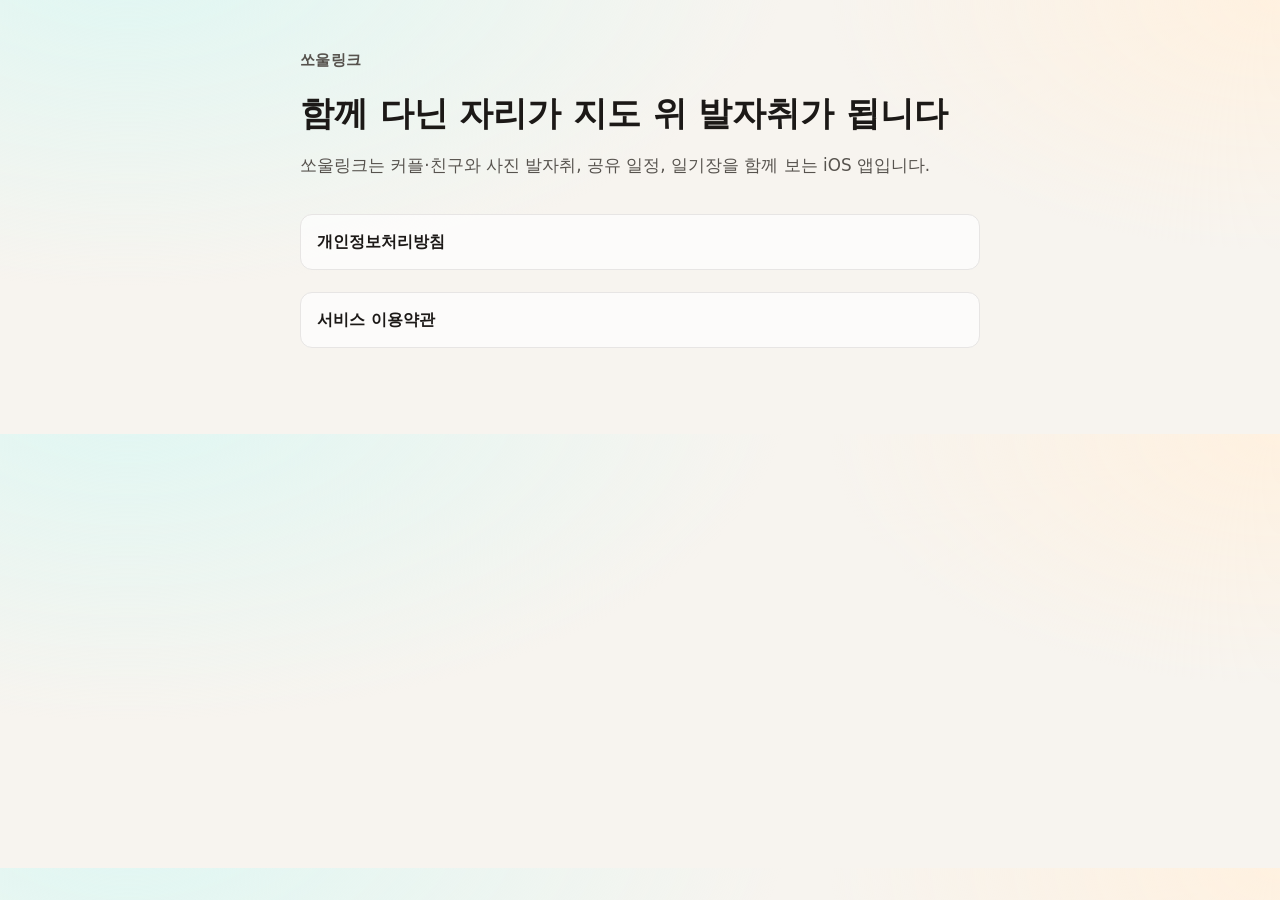
<file: index.html>
<!DOCTYPE html>
<html lang="ko">
<head>
  <meta charset="utf-8" />
  <meta name="viewport" content="width=device-width, initial-scale=1" />
  <title>쏘울링크</title>
  <link rel="stylesheet" href="styles.css" />
</head>
<body>
  <main class="wrap">
    <p class="brand">쏘울링크</p>
    <h1>함께 다닌 자리가 지도 위 발자취가 됩니다</h1>
    <p class="lead">
      쏘울링크는 커플·친구와 사진 발자취, 공유 일정, 일기장을 함께 보는 iOS 앱입니다.
    </p>
    <ul class="links">
      <li><a href="privacy.html">개인정보처리방침</a></li>
      <li><a href="terms.html">서비스 이용약관</a></li>
    </ul>
  </main>
</body>
</html>
</file>
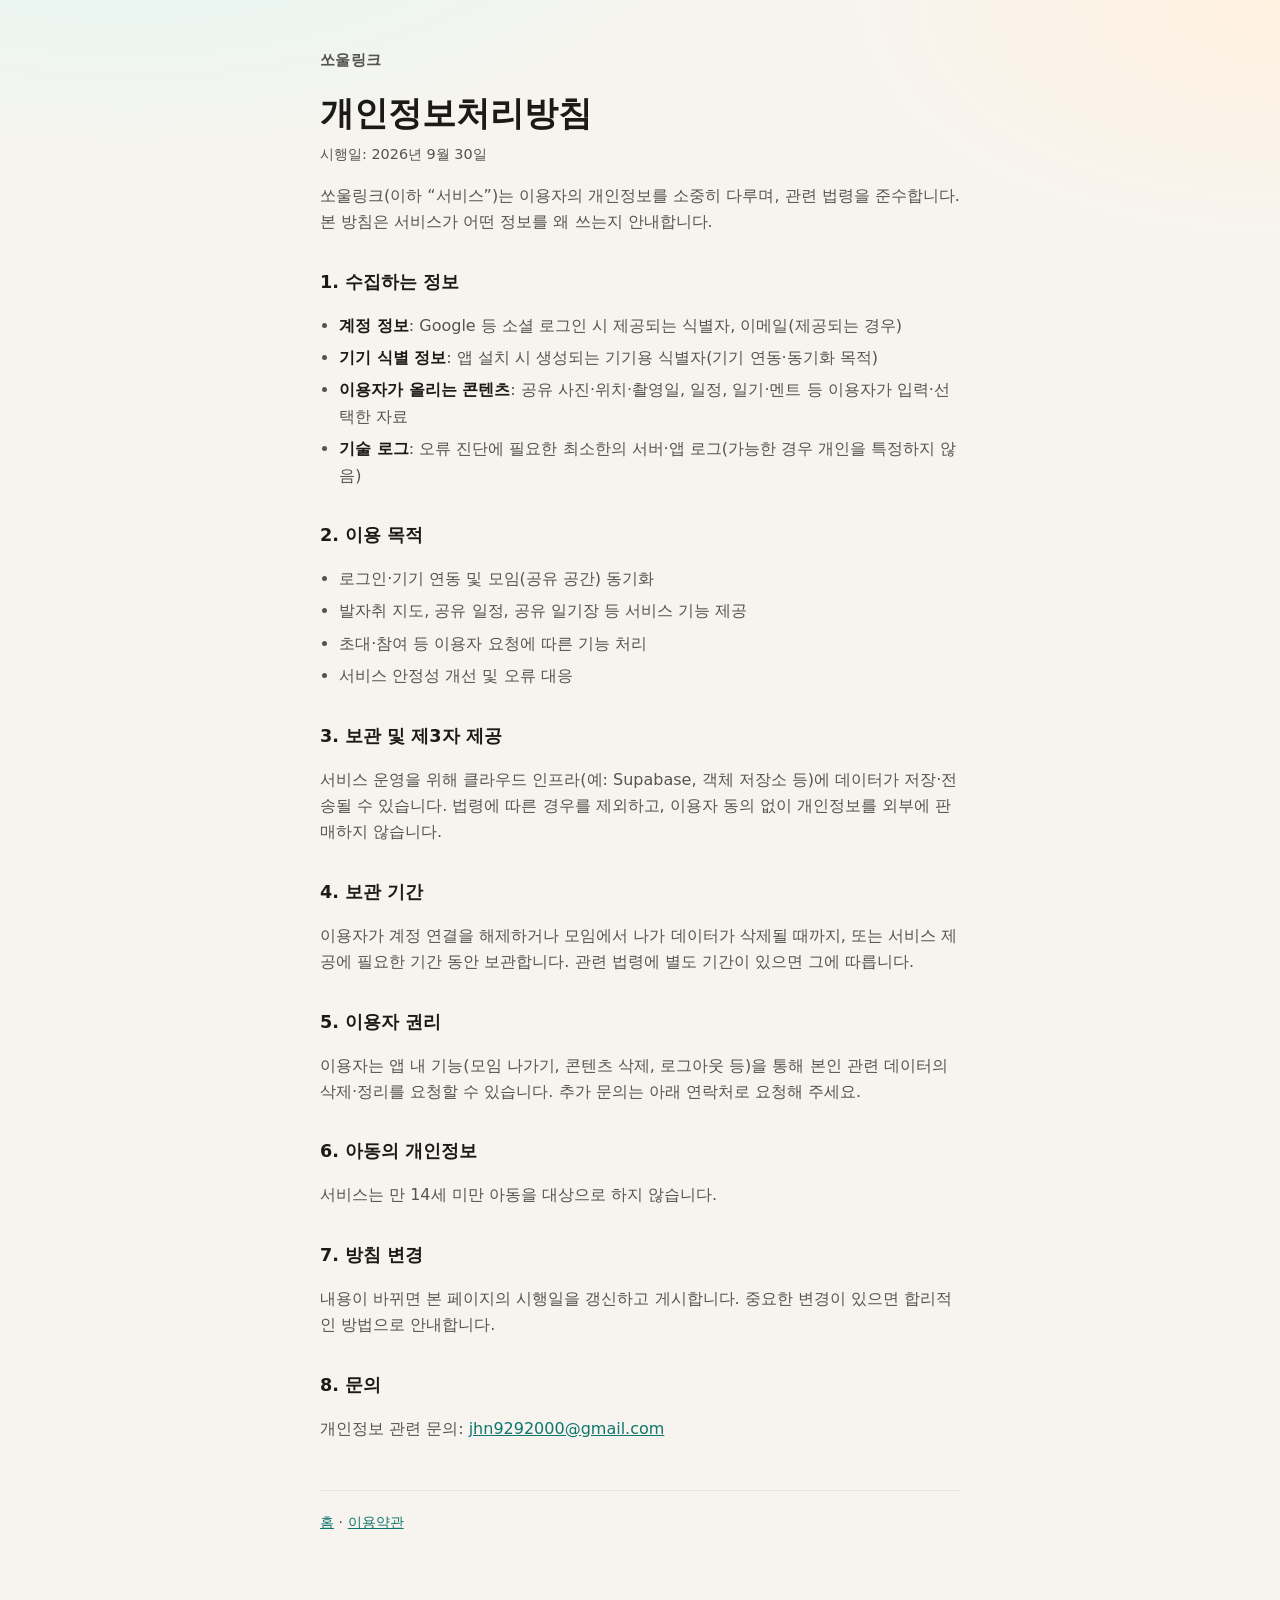
<file: privacy.html>
<!DOCTYPE html>
<html lang="ko">
<head>
  <meta charset="utf-8" />
  <meta name="viewport" content="width=device-width, initial-scale=1" />
  <title>개인정보처리방침 — 쏘울링크</title>
  <link rel="stylesheet" href="styles.css" />
</head>
<body>
  <main class="wrap narrow">
    <p class="brand"><a href="index.html">쏘울링크</a></p>
    <h1>개인정보처리방침</h1>
    <p class="meta">시행일: 2026년 9월 30일</p>

    <p>
      쏘울링크(이하 “서비스”)는 이용자의 개인정보를 소중히 다루며, 관련 법령을 준수합니다.
      본 방침은 서비스가 어떤 정보를 왜 쓰는지 안내합니다.
    </p>

    <h2>1. 수집하는 정보</h2>
    <ul>
      <li><strong>계정 정보</strong>: Google 등 소셜 로그인 시 제공되는 식별자, 이메일(제공되는 경우)</li>
      <li><strong>기기 식별 정보</strong>: 앱 설치 시 생성되는 기기용 식별자(기기 연동·동기화 목적)</li>
      <li><strong>이용자가 올리는 콘텐츠</strong>: 공유 사진·위치·촬영일, 일정, 일기·멘트 등 이용자가 입력·선택한 자료</li>
      <li><strong>기술 로그</strong>: 오류 진단에 필요한 최소한의 서버·앱 로그(가능한 경우 개인을 특정하지 않음)</li>
    </ul>

    <h2>2. 이용 목적</h2>
    <ul>
      <li>로그인·기기 연동 및 모임(공유 공간) 동기화</li>
      <li>발자취 지도, 공유 일정, 공유 일기장 등 서비스 기능 제공</li>
      <li>초대·참여 등 이용자 요청에 따른 기능 처리</li>
      <li>서비스 안정성 개선 및 오류 대응</li>
    </ul>

    <h2>3. 보관 및 제3자 제공</h2>
    <p>
      서비스 운영을 위해 클라우드 인프라(예: Supabase, 객체 저장소 등)에 데이터가 저장·전송될 수 있습니다.
      법령에 따른 경우를 제외하고, 이용자 동의 없이 개인정보를 외부에 판매하지 않습니다.
    </p>

    <h2>4. 보관 기간</h2>
    <p>
      이용자가 계정 연결을 해제하거나 모임에서 나가 데이터가 삭제될 때까지, 또는 서비스 제공에 필요한 기간 동안 보관합니다.
      관련 법령에 별도 기간이 있으면 그에 따릅니다.
    </p>

    <h2>5. 이용자 권리</h2>
    <p>
      이용자는 앱 내 기능(모임 나가기, 콘텐츠 삭제, 로그아웃 등)을 통해 본인 관련 데이터의 삭제·정리를 요청할 수 있습니다.
      추가 문의는 아래 연락처로 요청해 주세요.
    </p>

    <h2>6. 아동의 개인정보</h2>
    <p>서비스는 만 14세 미만 아동을 대상으로 하지 않습니다.</p>

    <h2>7. 방침 변경</h2>
    <p>
      내용이 바뀌면 본 페이지의 시행일을 갱신하고 게시합니다. 중요한 변경이 있으면 합리적인 방법으로 안내합니다.
    </p>

    <h2>8. 문의</h2>
    <p>
      개인정보 관련 문의: <a href="mailto:jhn9292000@gmail.com">jhn9292000@gmail.com</a>
    </p>

    <p class="foot"><a href="index.html">홈</a> · <a href="terms.html">이용약관</a></p>
  </main>
</body>
</html>
</file>
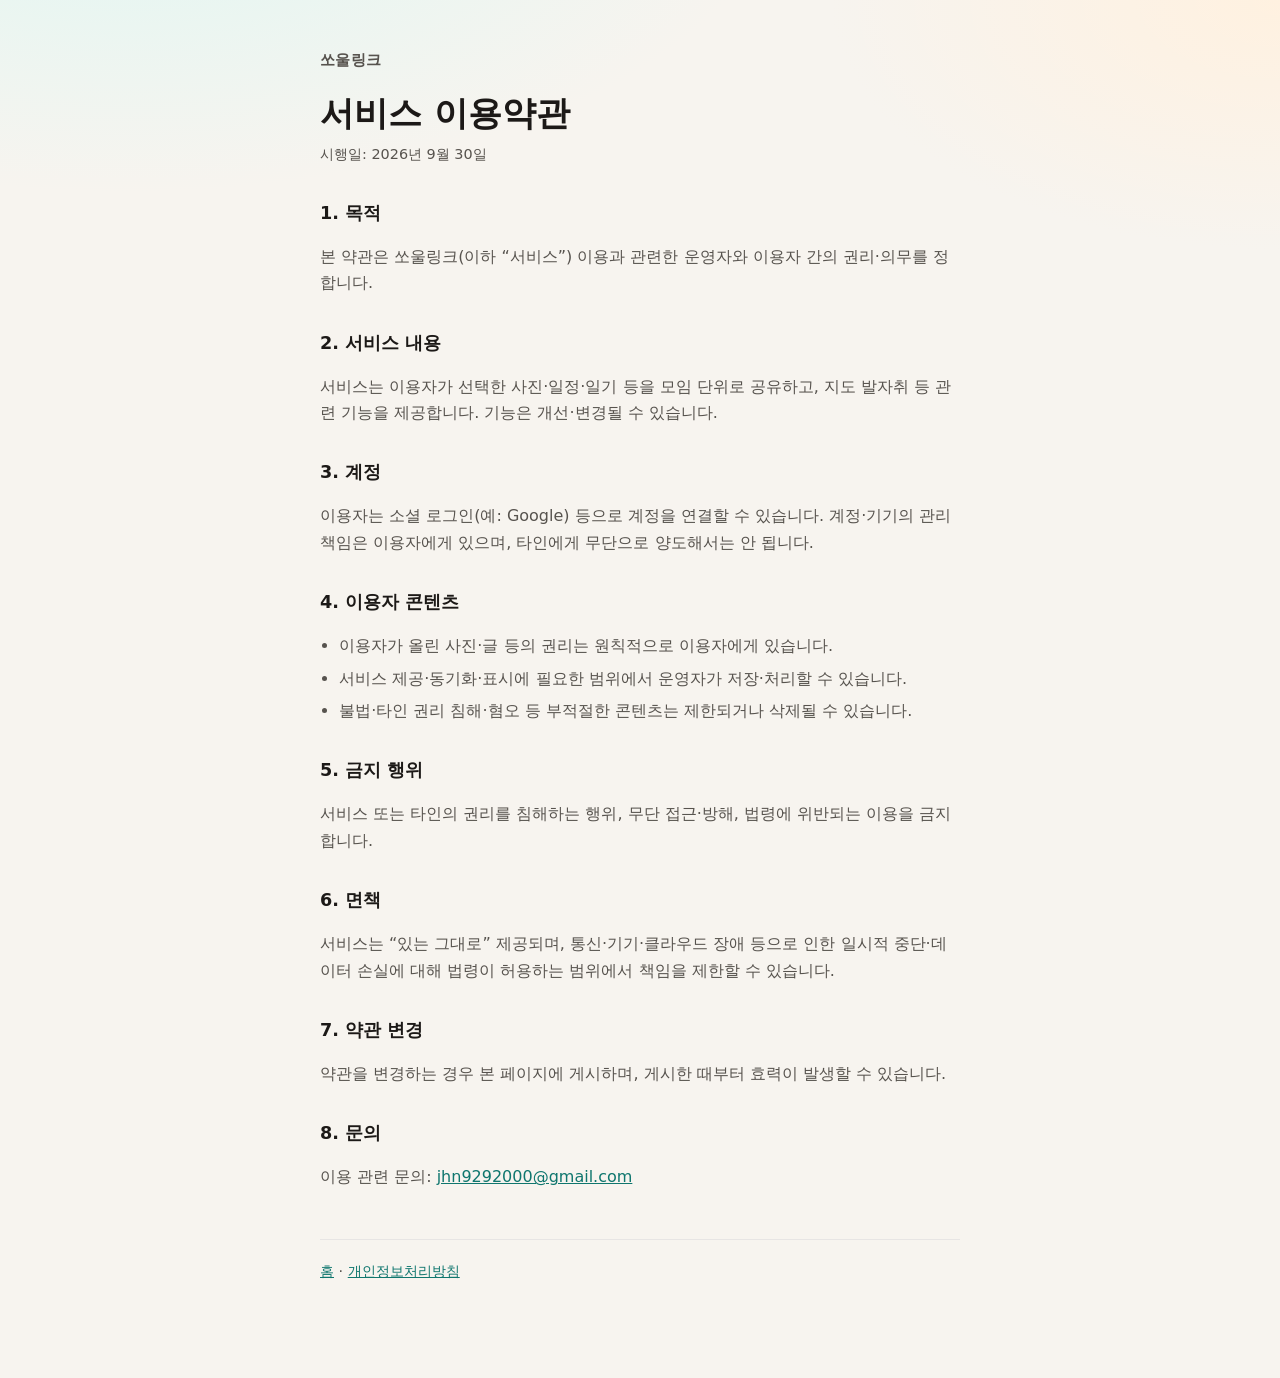
<file: terms.html>
<!DOCTYPE html>
<html lang="ko">
<head>
  <meta charset="utf-8" />
  <meta name="viewport" content="width=device-width, initial-scale=1" />
  <title>서비스 이용약관 — 쏘울링크</title>
  <link rel="stylesheet" href="styles.css" />
</head>
<body>
  <main class="wrap narrow">
    <p class="brand"><a href="index.html">쏘울링크</a></p>
    <h1>서비스 이용약관</h1>
    <p class="meta">시행일: 2026년 9월 30일</p>

    <h2>1. 목적</h2>
    <p>
      본 약관은 쏘울링크(이하 “서비스”) 이용과 관련한 운영자와 이용자 간의 권리·의무를 정합니다.
    </p>

    <h2>2. 서비스 내용</h2>
    <p>
      서비스는 이용자가 선택한 사진·일정·일기 등을 모임 단위로 공유하고, 지도 발자취 등 관련 기능을 제공합니다.
      기능은 개선·변경될 수 있습니다.
    </p>

    <h2>3. 계정</h2>
    <p>
      이용자는 소셜 로그인(예: Google) 등으로 계정을 연결할 수 있습니다.
      계정·기기의 관리 책임은 이용자에게 있으며, 타인에게 무단으로 양도해서는 안 됩니다.
    </p>

    <h2>4. 이용자 콘텐츠</h2>
    <ul>
      <li>이용자가 올린 사진·글 등의 권리는 원칙적으로 이용자에게 있습니다.</li>
      <li>서비스 제공·동기화·표시에 필요한 범위에서 운영자가 저장·처리할 수 있습니다.</li>
      <li>불법·타인 권리 침해·혐오 등 부적절한 콘텐츠는 제한되거나 삭제될 수 있습니다.</li>
    </ul>

    <h2>5. 금지 행위</h2>
    <p>
      서비스 또는 타인의 권리를 침해하는 행위, 무단 접근·방해, 법령에 위반되는 이용을 금지합니다.
    </p>

    <h2>6. 면책</h2>
    <p>
      서비스는 “있는 그대로” 제공되며, 통신·기기·클라우드 장애 등으로 인한 일시적 중단·데이터 손실에 대해
      법령이 허용하는 범위에서 책임을 제한할 수 있습니다.
    </p>

    <h2>7. 약관 변경</h2>
    <p>
      약관을 변경하는 경우 본 페이지에 게시하며, 게시한 때부터 효력이 발생할 수 있습니다.
    </p>

    <h2>8. 문의</h2>
    <p>
      이용 관련 문의: <a href="mailto:jhn9292000@gmail.com">jhn9292000@gmail.com</a>
    </p>

    <p class="foot"><a href="index.html">홈</a> · <a href="privacy.html">개인정보처리방침</a></p>
  </main>
</body>
</html>
</file>
<file: styles.css>
:root {
  --bg: #f7f4ef;
  --ink: #1c1917;
  --muted: #57534e;
  --line: #e7e5e4;
  --accent: #0f766e;
}

* { box-sizing: border-box; }

body {
  margin: 0;
  font-family: "Pretendard", "Apple SD Gothic Neo", "Noto Sans KR", system-ui, sans-serif;
  color: var(--ink);
  background:
    radial-gradient(1200px 600px at 10% -10%, #dff7f3 0%, transparent 55%),
    radial-gradient(900px 500px at 100% 0%, #fff1e0 0%, transparent 50%),
    var(--bg);
  line-height: 1.65;
}

.wrap {
  max-width: 720px;
  margin: 0 auto;
  padding: 48px 20px 80px;
}

.wrap.narrow { max-width: 680px; }

.brand {
  font-size: 0.95rem;
  font-weight: 700;
  letter-spacing: 0.02em;
  margin: 0 0 20px;
}

.brand a { color: inherit; text-decoration: none; }

h1 {
  font-size: clamp(1.6rem, 3vw, 2.1rem);
  line-height: 1.25;
  margin: 0 0 16px;
  font-weight: 800;
}

h2 {
  font-size: 1.1rem;
  margin: 32px 0 10px;
}

.lead, p, li { color: var(--muted); }
.lead { font-size: 1.05rem; margin-bottom: 28px; }

.meta {
  font-size: 0.9rem;
  color: var(--muted);
  margin-top: -8px;
}

ul { padding-left: 1.2rem; }
li { margin: 6px 0; }
strong { color: var(--ink); }

a { color: var(--accent); }

.links {
  list-style: none;
  padding: 0;
  margin: 0;
  display: grid;
  gap: 10px;
}

.links a {
  display: block;
  padding: 14px 16px;
  border: 1px solid var(--line);
  border-radius: 12px;
  background: rgba(255, 255, 255, 0.7);
  text-decoration: none;
  color: var(--ink);
  font-weight: 600;
}

.links a:hover { border-color: #99f6e4; }

.foot {
  margin-top: 48px;
  padding-top: 20px;
  border-top: 1px solid var(--line);
  font-size: 0.9rem;
}
</file>
